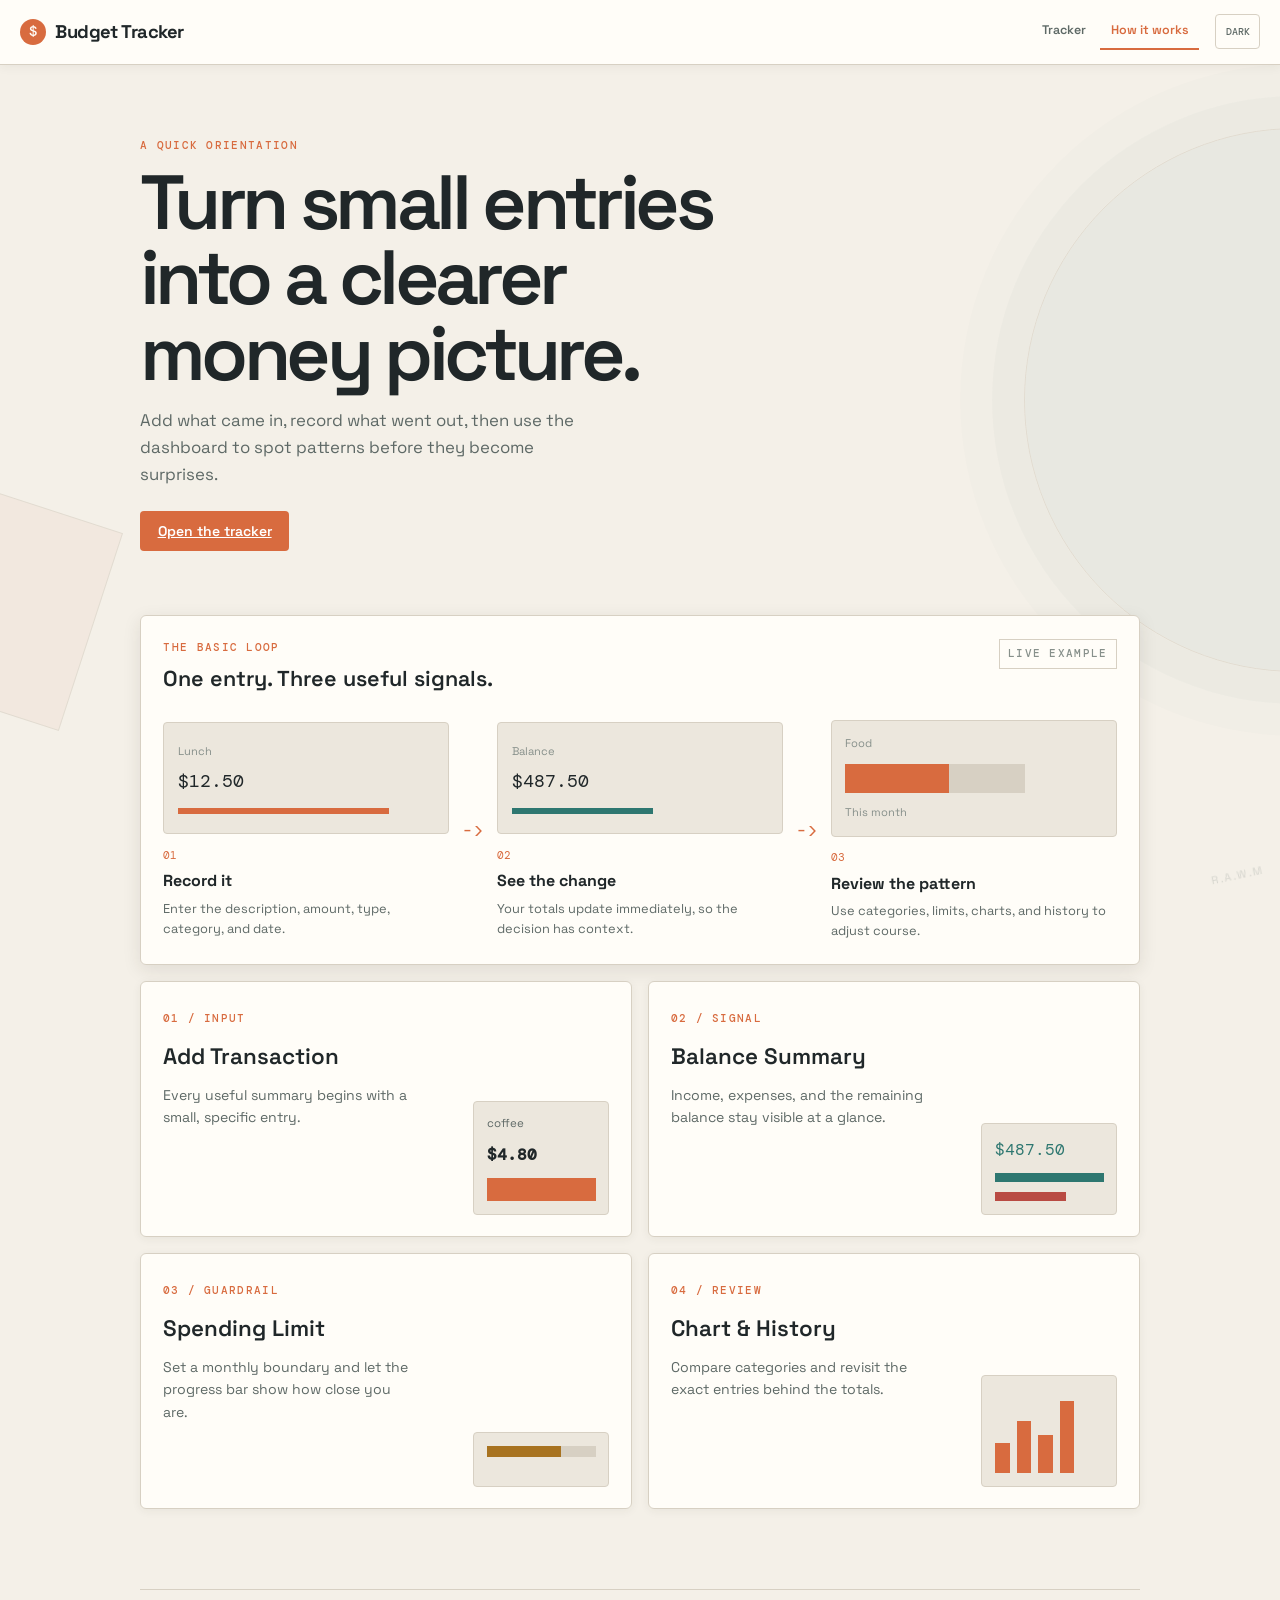
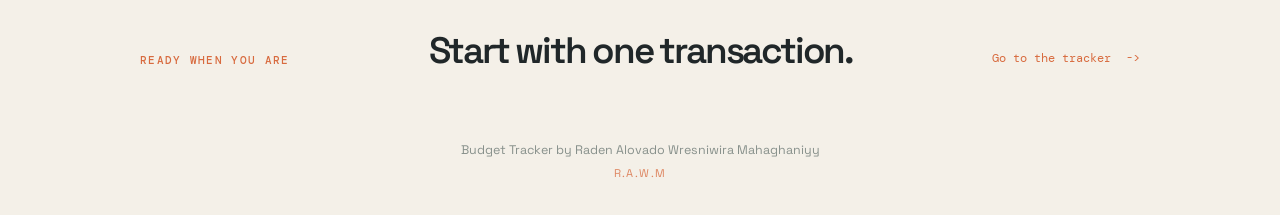
<file: tutorial.html>
<!DOCTYPE html>
<html lang="en" data-theme="light">
<head>
  <meta charset="UTF-8" />
  <meta name="viewport" content="width=device-width, initial-scale=1.0" />
  <title>How Budget Tracker Works</title>
  <link rel="preconnect" href="https://fonts.googleapis.com" />
  <link rel="preconnect" href="https://fonts.gstatic.com" crossorigin />
  <link href="https://fonts.googleapis.com/css2?family=DM+Mono:wght@400;500&family=Space+Grotesk:wght@400;500;600;700&display=swap" rel="stylesheet" />
  <link rel="stylesheet" href="css/style.css" />
</head>
<body class="tutorial-page">
  <div class="page-decor decor-one" aria-hidden="true"></div>
  <div class="page-decor decor-two" aria-hidden="true"></div>
  <div class="watermark">R.A.W.M</div>

  <header class="app-header">
    <div class="header-left">
      <h1 class="app-title"><span class="title-mark" aria-hidden="true">$</span>Budget Tracker</h1>
    </div>
    <div class="header-right">
      <nav class="app-nav" aria-label="Primary navigation">
        <a class="nav-link" href="index.html">Tracker</a>
        <a class="nav-link active" href="tutorial.html" aria-current="page">How it works</a>
      </nav>
      <button id="theme-toggle" class="icon-btn" aria-label="Toggle dark/light mode">DARK</button>
    </div>
  </header>

  <main class="tutorial-container">
    <section class="tutorial-intro">
      <p class="eyebrow">A quick orientation</p>
      <h2>Turn small entries into a clearer money picture.</h2>
      <p class="intro-copy">Add what came in, record what went out, then use the dashboard to spot patterns before they become surprises.</p>
      <a class="btn btn-primary intro-action" href="index.html">Open the tracker</a>
    </section>

    <section class="flow-panel" aria-labelledby="flow-title">
      <div class="flow-heading">
        <div>
          <p class="eyebrow">The basic loop</p>
          <h2 id="flow-title">One entry. Three useful signals.</h2>
        </div>
        <span class="flow-status">LIVE EXAMPLE</span>
      </div>
      <div class="tutorial-flow">
        <div class="flow-step">
          <div class="flow-screen screen-entry"><span class="screen-label">Lunch</span><span class="screen-amount">$12.50</span><span class="screen-line"></span></div>
          <span class="flow-number">01</span>
          <h3>Record it</h3>
          <p>Enter the description, amount, type, category, and date.</p>
        </div>
        <span class="flow-arrow" aria-hidden="true">-&gt;</span>
        <div class="flow-step">
          <div class="flow-screen screen-balance"><span class="screen-label">Balance</span><span class="screen-amount">$487.50</span><span class="screen-line short"></span></div>
          <span class="flow-number">02</span>
          <h3>See the change</h3>
          <p>Your totals update immediately, so the decision has context.</p>
        </div>
        <span class="flow-arrow" aria-hidden="true">-&gt;</span>
        <div class="flow-step">
          <div class="flow-screen screen-review"><span class="screen-label">Food</span><span class="screen-bar"></span><span class="screen-label">This month</span></div>
          <span class="flow-number">03</span>
          <h3>Review the pattern</h3>
          <p>Use categories, limits, charts, and history to adjust course.</p>
        </div>
      </div>
    </section>

    <section class="tutorial-cards" aria-label="Tracker area guide">
      <article class="tutorial-card card-demo-form">
        <div class="tutorial-card-copy"><span class="tutorial-index">01 / INPUT</span><h2>Add Transaction</h2><p>Every useful summary begins with a small, specific entry.</p></div>
        <div class="mini-form" aria-hidden="true"><span>coffee</span><strong>$4.80</strong><i></i></div>
      </article>
      <article class="tutorial-card card-demo-balance">
        <div class="tutorial-card-copy"><span class="tutorial-index">02 / SIGNAL</span><h2>Balance Summary</h2><p>Income, expenses, and the remaining balance stay visible at a glance.</p></div>
        <div class="mini-balance" aria-hidden="true"><span>$487.50</span><i></i><b></b></div>
      </article>
      <article class="tutorial-card card-demo-limit">
        <div class="tutorial-card-copy"><span class="tutorial-index">03 / GUARDRAIL</span><h2>Spending Limit</h2><p>Set a monthly boundary and let the progress bar show how close you are.</p></div>
        <div class="mini-limit" aria-hidden="true"><span></span><i></i><b></b></div>
      </article>
      <article class="tutorial-card card-demo-history">
        <div class="tutorial-card-copy"><span class="tutorial-index">04 / REVIEW</span><h2>Chart &amp; History</h2><p>Compare categories and revisit the exact entries behind the totals.</p></div>
        <div class="mini-history" aria-hidden="true"><i></i><i></i><i></i><i></i></div>
      </article>
    </section>

    <section class="tutorial-next">
      <p class="eyebrow">Ready when you are</p>
      <h2>Start with one transaction.</h2>
      <a class="text-link" href="index.html">Go to the tracker <span aria-hidden="true">-&gt;</span></a>
    </section>
  </main>

  <footer class="app-footer">
    <p>Budget Tracker by Raden Alovado Wresniwira Mahaghaniyy</p>
    <p class="brand-mark">R.A.W.M</p>
  </footer>
  <script>
    'use strict';

    const themeToggle = document.getElementById('theme-toggle');
    const savedTheme = localStorage.getItem('budgetAppState');
    let savedState = {};
    let theme = 'light';

    if (savedTheme) {
      try {
        savedState = JSON.parse(savedTheme);
        theme = savedState.theme || 'light';
      } catch {
        savedState = {};
        theme = 'light';
      }
    }

    function applyTheme(nextTheme) {
      document.documentElement.setAttribute('data-theme', nextTheme);
      themeToggle.textContent = nextTheme === 'dark' ? 'LIGHT' : 'DARK';
      themeToggle.setAttribute('aria-label', nextTheme === 'dark' ? 'Switch to light mode' : 'Switch to dark mode');
      theme = nextTheme;
    }

    themeToggle.addEventListener('click', () => {
      applyTheme(theme === 'light' ? 'dark' : 'light');
      savedState.theme = theme;
      localStorage.setItem('budgetAppState', JSON.stringify(savedState));
    });

    applyTheme(theme);
  </script>
</body>
</html>
</file>
<file: css/style.css>
/* Budget tracker styling.
   Simple, clean layout with light and dark mode.
   Project by Raden Alovado Wresniwira Mahaghaniyy (R.A.W.M).
*/

:root {
  --bg: #f4f0e8; --surface: #fffdf8; --surface-alt: #ece7dd;
  --border: #d7d0c3; --text-primary: #202729; --text-secondary: #5e6966; --text-muted: #87908b;
  --accent: #d86b3f; --accent-hover: #b95431; --income-color: #2e7770; --expense-color: #b94b43;
  --warning-color: #a87320; --warning-bg: #f9edd2; --warning-border: #e4c986;
  --card-radius: 6px; --btn-radius: 4px; --input-radius: 4px;
  --shadow: 0 2px 10px rgba(51, 44, 34, 0.06); --shadow-md: 0 5px 18px rgba(51, 44, 34, 0.1);
  --transition: 0.2s ease; --font: 'Space Grotesk', sans-serif; --mono: 'DM Mono', monospace;
}

/* ---------- Dark Theme ---------- */
[data-theme="dark"] {
  --bg: #1d2526; --surface: #263031; --surface-alt: #303b3b; --border: #43504e;
  --text-primary: #f1ede4; --text-secondary: #b8c0b9; --text-muted: #7e8b87;
  --accent: #e18455; --accent-hover: #f09a6a; --income-color: #6db8a8; --expense-color: #e27a6c;
  --warning-color: #e7bd62; --warning-bg: #3d3524; --warning-border: #766235;
  --shadow: 0 2px 12px rgba(0, 0, 0, 0.2); --shadow-md: 0 4px 20px rgba(0, 0, 0, 0.3);
}

/* ---------- Reset & Base ---------- */
*, *::before, *::after {
  box-sizing: border-box;
  margin: 0;
  padding: 0;
}

html {
  scroll-behavior: smooth;
}

body {
  font-family: var(--font);
  background: var(--bg);
  color: var(--text-primary);
  line-height: 1.6;
  min-height: 100vh;
  transition: background var(--transition), color var(--transition);
}

/* ---------- Typography ---------- */
h1 { font-size: 1.4rem; font-weight: 700; }
h2 { font-size: 1rem;   font-weight: 600; }

/* ---------- Layout ---------- */
.container {
  max-width: 1040px;
  margin: 0 auto;
  padding: 1rem;
  display: flex;
  flex-direction: column;
  gap: 1rem;
}

.dashboard-grid {
  display: grid;
  grid-template-columns: repeat(2, minmax(0, 1fr));
  gap: 1rem;
}

.dashboard-wide { grid-column: 1 / -1; }

/* ---------- Header ---------- */
.app-header {
  background: var(--surface);
  border-bottom: 1px solid var(--border);
  padding: 0.85rem 1.25rem;
  display: flex;
  align-items: center;
  justify-content: space-between;
  position: sticky;
  top: 0;
  z-index: 100;
  box-shadow: var(--shadow);
  transition: background var(--transition), border-color var(--transition);
}

.app-title {
  font-size: 1.15rem;
  font-weight: 700;
  color: var(--text-primary);
  letter-spacing: -0.03em;
  display: flex;
  align-items: center;
  gap: 0.55rem;
}

.header-right,
.app-nav {
  display: flex;
  align-items: center;
}

.header-right { gap: 1rem; }

.app-nav { gap: 0.25rem; }

.nav-link {
  color: var(--text-secondary);
  font-size: 0.78rem;
  font-weight: 600;
  padding: 0.45rem 0.65rem;
  text-decoration: none;
  border-bottom: 2px solid transparent;
  transition: color var(--transition), border-color var(--transition);
}

.nav-link:hover,
.nav-link.active {
  color: var(--accent);
  border-bottom-color: var(--accent);
}

.title-mark {
  display: grid;
  place-items: center;
  width: 1.65rem;
  height: 1.65rem;
  background: var(--accent);
  color: #fffdf8;
  border-radius: 50%;
  font-family: var(--mono);
  font-size: 0.9rem;
  font-weight: 500;
}

/* ---------- Card ---------- */
.card {
  background: var(--surface);
  border: 1px solid var(--border);
  border-radius: var(--card-radius);
  padding: 1.25rem;
  box-shadow: var(--shadow);
  transition: background var(--transition), border-color var(--transition);
}

.section-title {
  margin-bottom: 1rem;
  color: var(--text-primary);
  font-size: 0.95rem;
  font-weight: 600;
  text-transform: uppercase;
  letter-spacing: 0.05em;
}

/* ---------- Balance Cards ---------- */
.balance-section {
  display: grid;
  grid-template-columns: repeat(3, 1fr);
  gap: 0.75rem;
}

.balance-card,
.income-card,
.expense-card {
  border-radius: var(--card-radius);
  padding: 1rem;
  text-align: center;
  box-shadow: var(--shadow);
  border: 1px solid var(--border);
  transition: background var(--transition);
}

.balance-card  { background: var(--surface); }
.income-card   { background: var(--surface); }
.expense-card  { background: var(--surface); }

.card-label {
  font-size: 0.72rem;
  font-weight: 600;
  text-transform: uppercase;
  letter-spacing: 0.06em;
  color: var(--text-muted);
  margin-bottom: 0.35rem;
}

.card-value {
  font-size: 1.35rem;
  font-weight: 700;
  font-family: var(--mono);
}

#balance       { color: var(--accent); }
#total-income  { color: var(--income-color); }
#total-expense { color: var(--expense-color); }

/* ---------- Spending Limit Banner ---------- */
.limit-banner {
  background: var(--warning-bg);
  border: 1px solid var(--warning-border);
  color: var(--warning-color);
  border-radius: var(--card-radius);
  padding: 0.75rem 1rem;
  font-size: 0.9rem;
  font-weight: 600;
  text-align: center;
  animation: pulse 1.5s infinite;
}

.limit-banner.hidden { display: none; }

@keyframes pulse {
  0%, 100% { opacity: 1; }
  50%       { opacity: 0.75; }
}

/* ---------- Form ---------- */
.form-grid {
  display: grid;
  grid-template-columns: repeat(2, minmax(0, 1fr));
  gap: 0.75rem;
}

.form-group {
  display: flex;
  flex-direction: column;
  gap: 0.3rem;
}

.form-group label {
  font-size: 0.8rem;
  font-weight: 600;
  color: var(--text-secondary);
}

input[type="text"],
input[type="number"],
input[type="date"],
select {
  background: var(--surface-alt);
  border: 1px solid var(--border);
  border-radius: var(--input-radius);
  color: var(--text-primary);
  padding: 0.55rem 0.75rem;
  font-size: 0.9rem;
  font-family: var(--font);
  width: 100%;
  transition: border-color var(--transition), background var(--transition);
  -webkit-appearance: none;
  appearance: none;
}

input:focus,
select:focus {
  outline: none;
  border-color: var(--accent);
  box-shadow: 0 0 0 3px rgba(216, 107, 63, 0.18);
}

input::placeholder { color: var(--text-muted); }

/* date input icon colour fix for dark mode */
input[type="date"]::-webkit-calendar-picker-indicator {
  filter: var(--cal-icon-filter, none);
}
[data-theme="dark"] input[type="date"]::-webkit-calendar-picker-indicator {
  filter: invert(1);
}

.form-actions {
  margin-top: 0.85rem;
  display: flex;
  justify-content: flex-end;
}

/* ---------- Buttons ---------- */
.btn {
  display: inline-flex;
  align-items: center;
  justify-content: center;
  gap: 0.4rem;
  border: none;
  border-radius: var(--btn-radius);
  cursor: pointer;
  font-family: var(--font);
  font-weight: 600;
  font-size: 0.875rem;
  padding: 0.55rem 1.1rem;
  transition: background var(--transition), transform var(--transition), box-shadow var(--transition);
}

.btn:active { transform: scale(0.97); }

.btn-primary {
  background: var(--accent);
  color: #fff;
}
.btn-primary:hover { background: var(--accent-hover); box-shadow: 0 3px 10px rgba(216, 107, 63, 0.28); }

.btn-secondary {
  background: var(--surface-alt);
  color: var(--text-primary);
  border: 1px solid var(--border);
}
.btn-secondary:hover { background: var(--border); }

.btn-danger {
  background: transparent;
  color: var(--expense-color);
  border: 1px solid transparent;
  padding: 0.3rem 0.6rem;
  font-size: 0.8rem;
}
.btn-danger:hover { background: rgba(185, 75, 67, 0.1); border-color: var(--expense-color); }

.icon-btn {
  background: transparent;
  border: none;
  cursor: pointer;
  font-family: var(--mono);
  font-size: 0.62rem;
  font-weight: 500;
  color: var(--text-secondary);
  border: 1px solid var(--border);
  border-radius: var(--btn-radius);
  width: auto;
  min-width: 2.8rem;
  height: 2.2rem;
  display: flex;
  align-items: center;
  justify-content: center;
  transition: background var(--transition);
  line-height: 1;
}
.icon-btn:hover { background: var(--surface-alt); color: var(--text-primary); }

/* ---------- Category Manager ---------- */
.category-manager {
  display: flex;
  gap: 0.5rem;
  margin-bottom: 0.75rem;
}

.category-manager input {
  flex: 1;
}

.category-tags {
  display: flex;
  flex-wrap: wrap;
  gap: 0.5rem;
}

.category-tag {
  display: inline-flex;
  align-items: center;
  gap: 0.3rem;
  background: var(--surface-alt);
  border: 1px solid var(--border);
  border-radius: 999px;
  padding: 0.25rem 0.65rem;
  font-size: 0.8rem;
  color: var(--text-secondary);
  transition: background var(--transition);
}

.category-tag .tag-del {
  background: none;
  border: none;
  cursor: pointer;
  color: var(--text-muted);
  font-size: 0.9rem;
  line-height: 1;
  padding: 0;
  transition: color var(--transition);
}
.category-tag .tag-del:hover { color: var(--expense-color); }

/* ---------- Spending Limit ---------- */
.limit-manager {
  display: flex;
  gap: 0.5rem;
  margin-bottom: 0.75rem;
}
.limit-manager input { flex: 1; }

.limit-display {
  font-size: 0.85rem;
  color: var(--text-secondary);
}

#limit-info { display: block; margin-bottom: 0.5rem; }

.progress-bar-track {
  background: var(--surface-alt);
  border: 1px solid var(--border);
  border-radius: 999px;
  height: 10px;
  overflow: hidden;
}

.progress-bar-fill {
  height: 100%;
  border-radius: 999px;
  background: var(--income-color);
  width: 0%;
  transition: width 0.4s ease, background 0.3s ease;
}

.progress-bar-fill.over-limit {
  background: var(--expense-color);
}

.progress-bar-fill.near-limit {
  background: var(--warning-color);
}

/* ---------- Chart ---------- */
.chart-wrapper {
  max-width: 280px;
  margin: 0 auto;
}

#expense-chart { display: block; }

.empty-msg {
  text-align: center;
  color: var(--text-muted);
  font-size: 0.875rem;
  padding: 0.5rem 0;
}

/* ---------- Monthly Summary ---------- */
.summary-header {
  display: flex;
  align-items: center;
  justify-content: space-between;
  margin-bottom: 1rem;
}

.month-nav {
  display: flex;
  align-items: center;
  gap: 0.5rem;
  font-size: 0.9rem;
  font-weight: 600;
  color: var(--text-secondary);
}

.monthly-stats {
  display: grid;
  grid-template-columns: 1fr 1fr;
  gap: 0.6rem;
}

.monthly-stat-item {
  background: var(--surface-alt);
  border: 1px solid var(--border);
  border-radius: 10px;
  padding: 0.65rem 0.85rem;
  transition: background var(--transition);
}

.monthly-stat-item .stat-label {
  font-size: 0.72rem;
  font-weight: 600;
  text-transform: uppercase;
  letter-spacing: 0.05em;
  color: var(--text-muted);
  margin-bottom: 0.2rem;
}

.monthly-stat-item .stat-value {
  font-size: 1.1rem;
  font-weight: 700;
}

.stat-income  { color: var(--income-color); }
.stat-expense { color: var(--expense-color); }
.stat-balance { color: var(--accent); }
.stat-count   { color: var(--text-secondary); }

/* ---------- Transaction History ---------- */
.history-header {
  display: flex;
  align-items: center;
  justify-content: space-between;
  margin-bottom: 1rem;
  flex-wrap: wrap;
  gap: 0.5rem;
}

.sort-controls {
  display: flex;
  align-items: center;
  gap: 0.5rem;
  font-size: 0.8rem;
  color: var(--text-muted);
}

.sort-controls select {
  width: auto;
  font-size: 0.8rem;
  padding: 0.3rem 0.6rem;
}

.transaction-list {
  list-style: none;
  display: flex;
  flex-direction: column;
  gap: 0.5rem;
}

.transaction-item {
  display: flex;
  align-items: center;
  gap: 0.75rem;
  padding: 0.75rem 0.9rem;
  background: var(--surface-alt);
  border: 1px solid var(--border);
  border-radius: 10px;
  transition: background var(--transition), border-color var(--transition);
}

.transaction-item.over-limit-item {
  border-color: var(--expense-color);
  background: rgba(239, 68, 68, 0.05);
}

.transaction-icon {
  font-family: var(--mono);
  font-size: 0.75rem;
  font-weight: 500;
  color: var(--accent);
  border: 1px solid currentColor;
  border-radius: 50%;
  flex-shrink: 0;
  width: 2rem;
  text-align: center;
}

.transaction-details {
  flex: 1;
  min-width: 0;
}

.transaction-name {
  font-size: 0.9rem;
  font-weight: 600;
  color: var(--text-primary);
  white-space: nowrap;
  overflow: hidden;
  text-overflow: ellipsis;
}

.transaction-meta {
  font-size: 0.75rem;
  color: var(--text-muted);
  margin-top: 0.1rem;
}

.transaction-amount {
  font-size: 0.95rem;
  font-weight: 700;
  flex-shrink: 0;
}

.transaction-amount.income  { color: var(--income-color); }
.transaction-amount.expense { color: var(--expense-color); }

/* ---------- Footer ---------- */
.app-footer {
  text-align: center;
  padding: 1.5rem 1rem 2rem;
  font-size: 0.78rem;
  color: var(--text-muted);
}

.brand-mark {
  margin-top: 0.25rem;
  font-size: 0.7rem;
  letter-spacing: 0.12em;
  text-transform: uppercase;
  color: var(--accent);
  opacity: 0.8;
}

.watermark {
  position: fixed;
  right: 1rem;
  bottom: 1rem;
  font-size: 0.68rem;
  letter-spacing: 0.14em;
  text-transform: uppercase;
  color: var(--text-muted);
  opacity: 0.28;
  transform: rotate(-12deg);
  pointer-events: none;
  user-select: none;
  z-index: 0;
}

/* ---------- Tutorial ---------- */
.tutorial-page {
  position: relative;
  overflow-x: hidden;
  background: var(--bg);
}

.page-decor {
  position: fixed;
  pointer-events: none;
  z-index: -1;
  border: 1px solid var(--border);
  opacity: 0.65;
}

.decor-one {
  width: 34rem;
  height: 34rem;
  top: 8rem;
  right: -18rem;
  border-radius: 50%;
  background: rgba(46, 119, 112, 0.08);
  box-shadow: 0 0 0 2rem rgba(46, 119, 112, 0.035), 0 0 0 4rem rgba(46, 119, 112, 0.02);
}

.decor-two {
  width: 13rem;
  height: 13rem;
  top: 31rem;
  left: -7rem;
  transform: rotate(18deg);
  background: rgba(216, 107, 63, 0.08);
}

.tutorial-container {
  max-width: 1040px;
  margin: 0 auto;
  padding: 4.5rem 1.25rem 2rem;
}

.tutorial-intro {
  max-width: 680px;
  padding-bottom: 4rem;
  animation: reveal-up 0.7s ease both;
}

.eyebrow,
.tutorial-index,
.flow-status {
  color: var(--accent);
  font-family: var(--mono);
  font-size: 0.68rem;
  font-weight: 500;
  letter-spacing: 0.12em;
  text-transform: uppercase;
}

.tutorial-intro h2,
.tutorial-next h2 {
  max-width: 650px;
  margin: 0.7rem 0 1rem;
  font-size: clamp(2.3rem, 6vw, 5.2rem);
  line-height: 0.98;
  letter-spacing: -0.06em;
}

.intro-copy {
  max-width: 470px;
  color: var(--text-secondary);
  font-size: 1.05rem;
}

.intro-action { margin-top: 1.5rem; }

.flow-panel {
  padding: 1.4rem;
  background: var(--surface);
  border: 1px solid var(--border);
  border-radius: var(--card-radius);
  box-shadow: var(--shadow-md);
  animation: reveal-up 0.7s 0.12s ease both;
}

.flow-heading,
.tutorial-card,
.tutorial-next {
  display: flex;
  justify-content: space-between;
}

.flow-heading { align-items: flex-start; gap: 1rem; }

.flow-heading h2 { margin-top: 0.35rem; font-size: 1.35rem; }

.flow-status {
  padding: 0.35rem 0.5rem;
  border: 1px solid var(--border);
  color: var(--text-muted);
  white-space: nowrap;
}

.tutorial-flow {
  display: grid;
  grid-template-columns: 1fr auto 1fr auto 1fr;
  align-items: center;
  gap: 0.8rem;
  margin-top: 1.5rem;
}

.flow-step { min-width: 0; }

.flow-screen {
  display: flex;
  flex-direction: column;
  justify-content: center;
  min-height: 7rem;
  padding: 0.85rem;
  background: var(--surface-alt);
  border: 1px solid var(--border);
  border-radius: 4px;
  overflow: hidden;
  animation: screen-pulse 3.6s ease-in-out infinite;
}

.flow-step:nth-child(3) .flow-screen { animation-delay: 0.5s; }
.flow-step:nth-child(5) .flow-screen { animation-delay: 1s; }

.screen-label { color: var(--text-muted); font-size: 0.7rem; }
.screen-amount { margin-top: 0.4rem; color: var(--text-primary); font-family: var(--mono); font-size: 1.1rem; }
.screen-line { width: 82%; height: 0.35rem; margin-top: 0.8rem; background: var(--accent); animation: draw-line 2.2s ease-in-out infinite; }
.screen-line.short { width: 55%; background: var(--income-color); }
.screen-bar { width: 70%; height: 1.8rem; margin: 0.7rem 0; background: linear-gradient(90deg, var(--accent) 0 58%, var(--border) 58%); animation: grow-bar 2.8s ease-in-out infinite; }
.flow-number { display: block; margin-top: 0.8rem; color: var(--accent); font-family: var(--mono); font-size: 0.7rem; }
.flow-step h3 { margin-top: 0.2rem; font-size: 1rem; }
.flow-step p { margin-top: 0.3rem; color: var(--text-secondary); font-size: 0.8rem; }
.flow-arrow { color: var(--accent); font-family: var(--mono); font-size: 1.1rem; }

.tutorial-cards {
  display: grid;
  grid-template-columns: repeat(2, minmax(0, 1fr));
  gap: 1rem;
  margin-top: 1rem;
}

.tutorial-card {
  min-height: 16rem;
  gap: 1.5rem;
  padding: 1.35rem;
  background: var(--surface);
  border: 1px solid var(--border);
  border-radius: var(--card-radius);
  box-shadow: var(--shadow);
  overflow: hidden;
  animation: reveal-up 0.7s 0.25s ease both;
}

.tutorial-card-copy { max-width: 16rem; }
.tutorial-card h2 { margin-top: 0.6rem; font-size: 1.4rem; }
.tutorial-card p { margin-top: 0.55rem; color: var(--text-secondary); font-size: 0.88rem; }

.mini-form,
.mini-balance,
.mini-limit,
.mini-history {
  align-self: flex-end;
  flex-shrink: 0;
  width: 8.5rem;
  padding: 0.8rem;
  background: var(--surface-alt);
  border: 1px solid var(--border);
  border-radius: 4px;
}

.mini-form { display: grid; gap: 0.6rem; color: var(--text-secondary); font-size: 0.72rem; }
.mini-form strong { color: var(--text-primary); font-family: var(--mono); font-size: 1rem; }
.mini-form i { display: block; height: 1.45rem; background: var(--accent); animation: button-nudge 2.2s ease-in-out infinite; }
.mini-balance { display: grid; gap: 0.65rem; }
.mini-balance span { color: var(--income-color); font-family: var(--mono); font-size: 1rem; }
.mini-balance i, .mini-balance b { display: block; height: 0.55rem; background: var(--income-color); }
.mini-balance b { width: 65%; background: var(--expense-color); }
.mini-limit span { display: block; height: 0.7rem; background: var(--border); }
.mini-limit i { display: block; width: 68%; height: 0.7rem; margin-top: -0.7rem; background: var(--warning-color); animation: grow-bar 2.8s ease-in-out infinite; }
.mini-limit b { display: block; margin-top: 1rem; color: var(--text-muted); font-size: 0.65rem; font-weight: 400; }
.mini-history { display: flex; align-items: flex-end; gap: 0.45rem; height: 7rem; }
.mini-history i { display: block; width: 0.9rem; background: var(--accent); animation: chart-rise 2.6s ease-in-out infinite; }
.mini-history i:nth-child(1) { height: 35%; }
.mini-history i:nth-child(2) { height: 62%; animation-delay: 0.2s; }
.mini-history i:nth-child(3) { height: 45%; animation-delay: 0.4s; }
.mini-history i:nth-child(4) { height: 85%; animation-delay: 0.6s; }

.tutorial-next {
  align-items: flex-end;
  margin-top: 5rem;
  padding: 2rem 0 1rem;
  border-top: 1px solid var(--border);
}

.tutorial-next h2 { max-width: 450px; margin-bottom: 0; font-size: 2.3rem; }
.text-link { color: var(--accent); font-family: var(--mono); font-size: 0.78rem; text-decoration: none; }
.text-link span { display: inline-block; margin-left: 0.5rem; transition: transform var(--transition); }
.text-link:hover span { transform: translateX(0.25rem); }

@keyframes reveal-up { from { opacity: 0; transform: translateY(1rem); } to { opacity: 1; transform: translateY(0); } }
@keyframes screen-pulse { 0%, 100% { transform: translateY(0); } 50% { transform: translateY(-0.35rem); } }
@keyframes draw-line { 0%, 100% { transform: scaleX(0.65); transform-origin: left; } 50% { transform: scaleX(1); } }
@keyframes grow-bar { 0%, 100% { transform: scaleX(0.75); transform-origin: left; } 50% { transform: scaleX(1); } }
@keyframes button-nudge { 0%, 100% { opacity: 0.55; } 50% { opacity: 1; } }
@keyframes chart-rise { 0%, 100% { transform: scaleY(0.75); transform-origin: bottom; } 50% { transform: scaleY(1); } }

/* ---------- Scrollbar (webkit) ---------- */
::-webkit-scrollbar { width: 6px; }
::-webkit-scrollbar-track { background: transparent; }
::-webkit-scrollbar-thumb { background: var(--border); border-radius: 3px; }

/* ---------- Responsive: single column on tiny screens ---------- */
@media (max-width: 420px) {
  .balance-section {
    grid-template-columns: 1fr;
  }

  .form-grid {
    grid-template-columns: 1fr;
  }

  .form-actions .btn,
  .category-manager .btn,
  .limit-manager .btn {
    width: 100%;
  }

  .category-manager,
  .limit-manager {
    flex-wrap: wrap;
  }

  .category-manager input,
  .limit-manager input {
    flex-basis: 100%;
  }

  .monthly-stats {
    grid-template-columns: 1fr;
  }

  .history-header {
    flex-direction: column;
    align-items: flex-start;
  }

  .card-value {
    font-size: 1.1rem;
  }

  .app-header { padding: 0.75rem; }
  .header-right { gap: 0.35rem; }
  .app-nav { gap: 0; }
  .nav-link { padding: 0.35rem; font-size: 0.68rem; }
}

/* ---------- Responsive: two-column on tablets ---------- */
@media (min-width: 600px) {
  .container { padding: 1.25rem; }

  .form-grid {
    grid-template-columns: repeat(6, minmax(0, 1fr));
  }

  .form-group:nth-child(1),
  .form-group:nth-child(2) {
    grid-column: span 3;
  }

  .form-group:nth-child(3),
  .form-group:nth-child(4),
  .form-group:nth-child(5) {
    grid-column: span 2;
  }
}

@media (max-width: 700px) {
  .dashboard-grid,
  .tutorial-cards {
    grid-template-columns: 1fr;
  }

  .dashboard-wide { grid-column: auto; }
  .tutorial-container { padding-top: 3rem; }
  .tutorial-flow { grid-template-columns: 1fr; gap: 1rem; }
  .flow-arrow { justify-self: center; transform: rotate(90deg); }
  .tutorial-card { min-height: auto; }
  .tutorial-next { display: block; }
  .tutorial-next .text-link { display: inline-block; margin-top: 1rem; }
}
</file>
